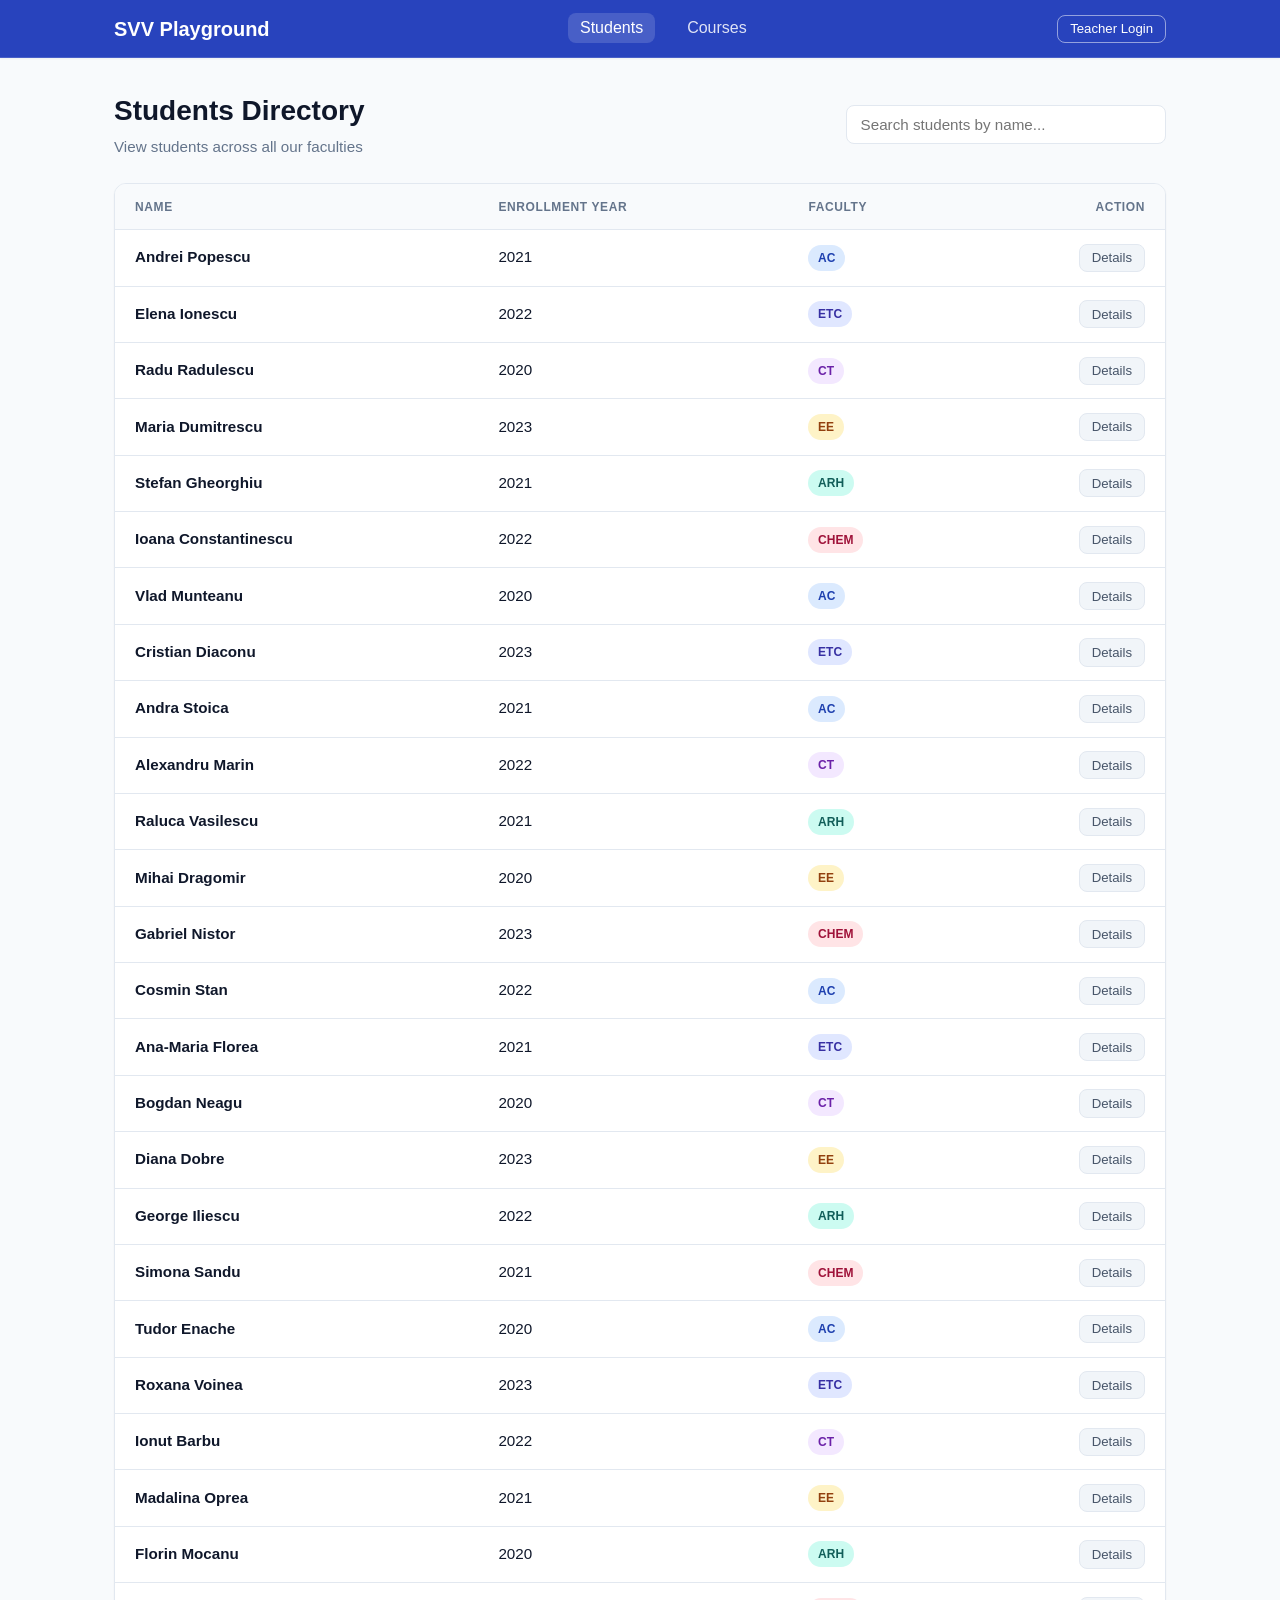
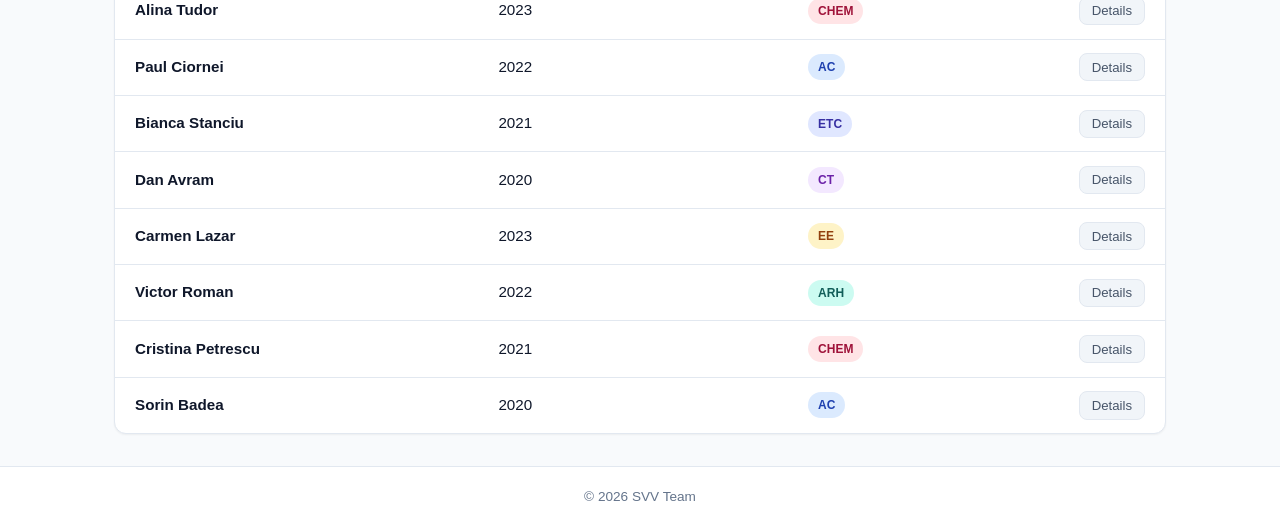
<file: index.html>
<!DOCTYPE html>
<html lang="en">
<head>
  <meta charset="UTF-8">
  <meta name="viewport" content="width=device-width, initial-scale=1.0">
  <title>Students - Student Management</title>
  <link rel="stylesheet" href="css/style.css">
</head>
<body>
  <!-- Header / Navigation -->
  <header class="navbar">
    <div class="nav-container">
      <a href="index.html" class="nav-brand">
        <span>SVV Playground</span>
      </a>
      <ul class="nav-links">
        <li><a href="index.html" class="active">Students</a></li>
        <li><a href="courses.html">Courses</a></li>
      </ul>
      <div class="nav-auth">
        <button class="btn btn-outline btn-sm" onclick="openModal('loginModal')">Teacher Login</button>
      </div>
    </div>
  </header>

  <!-- Main Content -->
  <main class="main-container">
    <div class="page-header">
      <div>
        <h1 class="page-title">Students Directory</h1>
        <p class="page-subtitle">View students across all our faculties</p>
      </div>
      <div class="search-wrapper">
        <input type="text" id="studentSearch" class="search-input" placeholder="Search students by name..." autocomplete="off">
      </div>
    </div>

    <div class="card">
      <div class="table-responsive">
        <table class="data-table" id="studentsTable">
          <thead>
            <tr>
              <th>Name</th>
              <th>Enrollment Year</th>
              <th>Faculty</th>
              <th style="text-align: right;">Action</th>
            </tr>
          </thead>
          <tbody id="studentsTableBody">
            <tr data-student='{"name": "Andrei Popescu", "enrollment": 2021, "faculty": "AC", "birth": 2002, "credits": 150, "email": "andrei.popescu@student.upt.ro", "gpa": 3.92}'>
              <td><strong>Andrei Popescu</strong></td>
              <td>2021</td>
              <td><span class="badge badge-ac">AC</span></td>
              <td style="text-align: right;">
                <button class="btn btn-secondary btn-sm" onclick="showStudentDetails(this)">Details</button>
              </td>
            </tr>
            <tr data-student='{"name": "Elena Ionescu", "enrollment": 2022, "faculty": "ETC", "birth": 2003, "credits": 102, "email": "elena.ionescu@student.upt.ro", "gpa": 3.88}'>
              <td><strong>Elena Ionescu</strong></td>
              <td>2022</td>
              <td><span class="badge badge-etc">ETC</span></td>
              <td style="text-align: right;">
                <button class="btn btn-secondary btn-sm" onclick="showStudentDetails(this)">Details</button>
              </td>
            </tr>
            <tr data-student='{"name": "Radu Radulescu", "enrollment": 2020, "faculty": "CT", "birth": 2001, "credits": 195, "email": "radu.radulescu@student.upt.ro", "gpa": 3.75}'>
              <td><strong>Radu Radulescu</strong></td>
              <td>2020</td>
              <td><span class="badge badge-ct">CT</span></td>
              <td style="text-align: right;">
                <button class="btn btn-secondary btn-sm" onclick="showStudentDetails(this)">Details</button>
              </td>
            </tr>
            <tr data-student='{"name": "Maria Dumitrescu", "enrollment": 2023, "faculty": "EE", "birth": 2004, "credits": 52, "email": "maria.dumitrescu@student.upt.ro", "gpa": 3.95}'>
              <td><strong>Maria Dumitrescu</strong></td>
              <td>2023</td>
              <td><span class="badge badge-ee">EE</span></td>
              <td style="text-align: right;">
                <button class="btn btn-secondary btn-sm" onclick="showStudentDetails(this)">Details</button>
              </td>
            </tr>
            <tr data-student='{"name": "Stefan Gheorghiu", "enrollment": 2021, "faculty": "ARH", "birth": 2002, "credits": 138, "email": "stefan.gheorghiu@student.upt.ro", "gpa": 3.68}'>
              <td><strong>Stefan Gheorghiu</strong></td>
              <td>2021</td>
              <td><span class="badge badge-arh">ARH</span></td>
              <td style="text-align: right;">
                <button class="btn btn-secondary btn-sm" onclick="showStudentDetails(this)">Details</button>
              </td>
            </tr>
            <tr data-student='{"name": "Ioana Constantinescu", "enrollment": 2022, "faculty": "CHEM", "birth": 2003, "credits": 94, "email": "ioana.constantinescu@student.upt.ro", "gpa": 3.82}'>
              <td><strong>Ioana Constantinescu</strong></td>
              <td>2022</td>
              <td><span class="badge badge-chem">CHEM</span></td>
              <td style="text-align: right;">
                <button class="btn btn-secondary btn-sm" onclick="showStudentDetails(this)">Details</button>
              </td>
            </tr>
            <tr data-student='{"name": "Vlad Munteanu", "enrollment": 2020, "faculty": "AC", "birth": 2000, "credits": 215, "email": "vlad.munteanu@student.upt.ro", "gpa": 3.60}'>
              <td><strong>Vlad Munteanu</strong></td>
              <td>2020</td>
              <td><span class="badge badge-ac">AC</span></td>
              <td style="text-align: right;">
                <button class="btn btn-secondary btn-sm" onclick="showStudentDetails(this)">Details</button>
              </td>
            </tr>
            <tr data-student='{"name": "Cristian Diaconu", "enrollment": 2023, "faculty": "ETC", "birth": 2004, "credits": 46, "email": "cristian.diaconu@student.upt.ro", "gpa": 3.70}'>
              <td><strong>Cristian Diaconu</strong></td>
              <td>2023</td>
              <td><span class="badge badge-etc">ETC</span></td>
              <td style="text-align: right;">
                <button class="btn btn-secondary btn-sm" onclick="showStudentDetails(this)">Details</button>
              </td>
            </tr>
            <tr data-student='{"name": "Andra Stoica", "enrollment": 2021, "faculty": "AC", "birth": 2002, "credits": 142, "email": "andra.stoica@student.upt.ro", "gpa": 3.84}'>
              <td><strong>Andra Stoica</strong></td>
              <td>2021</td>
              <td><span class="badge badge-ac">AC</span></td>
              <td style="text-align: right;">
                <button class="btn btn-secondary btn-sm" onclick="showStudentDetails(this)">Details</button>
              </td>
            </tr>
            <tr data-student='{"name": "Alexandru Marin", "enrollment": 2022, "faculty": "CT", "birth": 2003, "credits": 90, "email": "alexandru.marin@student.upt.ro", "gpa": 3.55}'>
              <td><strong>Alexandru Marin</strong></td>
              <td>2022</td>
              <td><span class="badge badge-ct">CT</span></td>
              <td style="text-align: right;">
                <button class="btn btn-secondary btn-sm" onclick="showStudentDetails(this)">Details</button>
              </td>
            </tr>
            <tr data-student='{"name": "Raluca Vasilescu", "enrollment": 2021, "faculty": "ARH", "birth": 2002, "credits": 136, "email": "raluca.vasilescu@student.upt.ro", "gpa": 3.90}'>
              <td><strong>Raluca Vasilescu</strong></td>
              <td>2021</td>
              <td><span class="badge badge-arh">ARH</span></td>
              <td style="text-align: right;">
                <button class="btn btn-secondary btn-sm" onclick="showStudentDetails(this)">Details</button>
              </td>
            </tr>
            <tr data-student='{"name": "Mihai Dragomir", "enrollment": 2020, "faculty": "EE", "birth": 2001, "credits": 188, "email": "mihai.dragomir@student.upt.ro", "gpa": 3.62}'>
              <td><strong>Mihai Dragomir</strong></td>
              <td>2020</td>
              <td><span class="badge badge-ee">EE</span></td>
              <td style="text-align: right;">
                <button class="btn btn-secondary btn-sm" onclick="showStudentDetails(this)">Details</button>
              </td>
            </tr>
            <tr data-student='{"name": "Gabriel Nistor", "enrollment": 2023, "faculty": "CHEM", "birth": 2004, "credits": 50, "email": "gabriel.nistor@student.upt.ro", "gpa": 3.73}'>
              <td><strong>Gabriel Nistor</strong></td>
              <td>2023</td>
              <td><span class="badge badge-chem">CHEM</span></td>
              <td style="text-align: right;">
                <button class="btn btn-secondary btn-sm" onclick="showStudentDetails(this)">Details</button>
              </td>
            </tr>
            <tr data-student='{"name": "Cosmin Stan", "enrollment": 2022, "faculty": "AC", "birth": 2003, "credits": 105, "email": "cosmin.stan@student.upt.ro", "gpa": 3.81}'>
              <td><strong>Cosmin Stan</strong></td>
              <td>2022</td>
              <td><span class="badge badge-ac">AC</span></td>
              <td style="text-align: right;">
                <button class="btn btn-secondary btn-sm" onclick="showStudentDetails(this)">Details</button>
              </td>
            </tr>
            <tr data-student='{"name": "Ana-Maria Florea", "enrollment": 2021, "faculty": "ETC", "birth": 2002, "credits": 140, "email": "anamaria.florea@student.upt.ro", "gpa": 3.96}'>
              <td><strong>Ana-Maria Florea</strong></td>
              <td>2021</td>
              <td><span class="badge badge-etc">ETC</span></td>
              <td style="text-align: right;">
                <button class="btn btn-secondary btn-sm" onclick="showStudentDetails(this)">Details</button>
              </td>
            </tr>
            <tr data-student='{"name": "Bogdan Neagu", "enrollment": 2020, "faculty": "CT", "birth": 2001, "credits": 192, "email": "bogdan.neagu@student.upt.ro", "gpa": 3.48}'>
              <td><strong>Bogdan Neagu</strong></td>
              <td>2020</td>
              <td><span class="badge badge-ct">CT</span></td>
              <td style="text-align: right;">
                <button class="btn btn-secondary btn-sm" onclick="showStudentDetails(this)">Details</button>
              </td>
            </tr>
            <tr data-student='{"name": "Diana Dobre", "enrollment": 2023, "faculty": "EE", "birth": 2004, "credits": 45, "email": "diana.dobre@student.upt.ro", "gpa": 3.89}'>
              <td><strong>Diana Dobre</strong></td>
              <td>2023</td>
              <td><span class="badge badge-ee">EE</span></td>
              <td style="text-align: right;">
                <button class="btn btn-secondary btn-sm" onclick="showStudentDetails(this)">Details</button>
              </td>
            </tr>
            <tr data-student='{"name": "George Iliescu", "enrollment": 2022, "faculty": "ARH", "birth": 2003, "credits": 92, "email": "george.iliescu@student.upt.ro", "gpa": 3.64}'>
              <td><strong>George Iliescu</strong></td>
              <td>2022</td>
              <td><span class="badge badge-arh">ARH</span></td>
              <td style="text-align: right;">
                <button class="btn btn-secondary btn-sm" onclick="showStudentDetails(this)">Details</button>
              </td>
            </tr>
            <tr data-student='{"name": "Simona Sandu", "enrollment": 2021, "faculty": "CHEM", "birth": 2002, "credits": 134, "email": "simona.sandu@student.upt.ro", "gpa": 3.79}'>
              <td><strong>Simona Sandu</strong></td>
              <td>2021</td>
              <td><span class="badge badge-chem">CHEM</span></td>
              <td style="text-align: right;">
                <button class="btn btn-secondary btn-sm" onclick="showStudentDetails(this)">Details</button>
              </td>
            </tr>
            <tr data-student='{"name": "Tudor Enache", "enrollment": 2020, "faculty": "AC", "birth": 2000, "credits": 210, "email": "tudor.enache@student.upt.ro", "gpa": 3.87}'>
              <td><strong>Tudor Enache</strong></td>
              <td>2020</td>
              <td><span class="badge badge-ac">AC</span></td>
              <td style="text-align: right;">
                <button class="btn btn-secondary btn-sm" onclick="showStudentDetails(this)">Details</button>
              </td>
            </tr>
            <tr data-student='{"name": "Roxana Voinea", "enrollment": 2023, "faculty": "ETC", "birth": 2004, "credits": 48, "email": "roxana.voinea@student.upt.ro", "gpa": 3.91}'>
              <td><strong>Roxana Voinea</strong></td>
              <td>2023</td>
              <td><span class="badge badge-etc">ETC</span></td>
              <td style="text-align: right;">
                <button class="btn btn-secondary btn-sm" onclick="showStudentDetails(this)">Details</button>
              </td>
            </tr>
            <tr data-student='{"name": "Ionut Barbu", "enrollment": 2022, "faculty": "CT", "birth": 2003, "credits": 96, "email": "ionut.barbu@student.upt.ro", "gpa": 3.52}'>
              <td><strong>Ionut Barbu</strong></td>
              <td>2022</td>
              <td><span class="badge badge-ct">CT</span></td>
              <td style="text-align: right;">
                <button class="btn btn-secondary btn-sm" onclick="showStudentDetails(this)">Details</button>
              </td>
            </tr>
            <tr data-student='{"name": "Madalina Oprea", "enrollment": 2021, "faculty": "EE", "birth": 2002, "credits": 144, "email": "madalina.oprea@student.upt.ro", "gpa": 3.83}'>
              <td><strong>Madalina Oprea</strong></td>
              <td>2021</td>
              <td><span class="badge badge-ee">EE</span></td>
              <td style="text-align: right;">
                <button class="btn btn-secondary btn-sm" onclick="showStudentDetails(this)">Details</button>
              </td>
            </tr>
            <tr data-student='{"name": "Florin Mocanu", "enrollment": 2020, "faculty": "ARH", "birth": 2001, "credits": 198, "email": "florin.mocanu@student.upt.ro", "gpa": 3.71}'>
              <td><strong>Florin Mocanu</strong></td>
              <td>2020</td>
              <td><span class="badge badge-arh">ARH</span></td>
              <td style="text-align: right;">
                <button class="btn btn-secondary btn-sm" onclick="showStudentDetails(this)">Details</button>
              </td>
            </tr>
            <tr data-student='{"name": "Alina Tudor", "enrollment": 2023, "faculty": "CHEM", "birth": 2004, "credits": 54, "email": "alina.tudor@student.upt.ro", "gpa": 3.94}'>
              <td><strong>Alina Tudor</strong></td>
              <td>2023</td>
              <td><span class="badge badge-chem">CHEM</span></td>
              <td style="text-align: right;">
                <button class="btn btn-secondary btn-sm" onclick="showStudentDetails(this)">Details</button>
              </td>
            </tr>
            <tr data-student='{"name": "Paul Ciornei", "enrollment": 2022, "faculty": "AC", "birth": 2003, "credits": 100, "email": "paul.ciornei@student.upt.ro", "gpa": 3.66}'>
              <td><strong>Paul Ciornei</strong></td>
              <td>2022</td>
              <td><span class="badge badge-ac">AC</span></td>
              <td style="text-align: right;">
                <button class="btn btn-secondary btn-sm" onclick="showStudentDetails(this)">Details</button>
              </td>
            </tr>
            <tr data-student='{"name": "Bianca Stanciu", "enrollment": 2021, "faculty": "ETC", "birth": 2002, "credits": 146, "email": "bianca.stanciu@student.upt.ro", "gpa": 3.90}'>
              <td><strong>Bianca Stanciu</strong></td>
              <td>2021</td>
              <td><span class="badge badge-etc">ETC</span></td>
              <td style="text-align: right;">
                <button class="btn btn-secondary btn-sm" onclick="showStudentDetails(this)">Details</button>
              </td>
            </tr>
            <tr data-student='{"name": "Dan Avram", "enrollment": 2020, "faculty": "CT", "birth": 2001, "credits": 205, "email": "dan.avram@student.upt.ro", "gpa": 3.58}'>
              <td><strong>Dan Avram</strong></td>
              <td>2020</td>
              <td><span class="badge badge-ct">CT</span></td>
              <td style="text-align: right;">
                <button class="btn btn-secondary btn-sm" onclick="showStudentDetails(this)">Details</button>
              </td>
            </tr>
            <tr data-student='{"name": "Carmen Lazar", "enrollment": 2023, "faculty": "EE", "birth": 2004, "credits": 49, "email": "carmen.lazar@student.upt.ro", "gpa": 3.77}'>
              <td><strong>Carmen Lazar</strong></td>
              <td>2023</td>
              <td><span class="badge badge-ee">EE</span></td>
              <td style="text-align: right;">
                <button class="btn btn-secondary btn-sm" onclick="showStudentDetails(this)">Details</button>
              </td>
            </tr>
            <tr data-student='{"name": "Victor Roman", "enrollment": 2022, "faculty": "ARH", "birth": 2003, "credits": 95, "email": "victor.roman@student.upt.ro", "gpa": 3.86}'>
              <td><strong>Victor Roman</strong></td>
              <td>2022</td>
              <td><span class="badge badge-arh">ARH</span></td>
              <td style="text-align: right;">
                <button class="btn btn-secondary btn-sm" onclick="showStudentDetails(this)">Details</button>
              </td>
            </tr>
            <tr data-student='{"name": "Cristina Petrescu", "enrollment": 2021, "faculty": "CHEM", "birth": 2002, "credits": 141, "email": "cristina.petrescu@student.upt.ro", "gpa": 3.89}'>
              <td><strong>Cristina Petrescu</strong></td>
              <td>2021</td>
              <td><span class="badge badge-chem">CHEM</span></td>
              <td style="text-align: right;">
                <button class="btn btn-secondary btn-sm" onclick="showStudentDetails(this)">Details</button>
              </td>
            </tr>
            <tr data-student='{"name": "Sorin Badea", "enrollment": 2020, "faculty": "AC", "birth": 2000, "credits": 218, "email": "sorin.badea@student.upt.ro", "gpa": 3.74}'>
              <td><strong>Sorin Badea</strong></td>
              <td>2020</td>
              <td><span class="badge badge-ac">AC</span></td>
              <td style="text-align: right;">
                <button class="btn btn-secondary btn-sm" onclick="showStudentDetails(this)">Details</button>
              </td>
            </tr>
          </tbody>
        </table>
      </div>
    </div>
  </main>

  <!-- Student Details Modal -->
  <div class="modal-backdrop" id="studentDetailsModal">
    <div class="modal">
      <div class="modal-header">
        <h3 class="modal-title" id="modalStudentName">Student Details</h3>
        <button type="button" class="modal-close" onclick="closeModal('studentDetailsModal')">&times;</button>
      </div>
      <div class="modal-body">
        <div class="details-list">
          <div class="detail-item full-width">
            <div class="detail-label">Full Name</div>
            <div class="detail-value" id="detailFullName">-</div>
          </div>
          <div class="detail-item">
            <div class="detail-label">Faculty</div>
            <div class="detail-value" id="detailFaculty">-</div>
          </div>
          <div class="detail-item">
            <div class="detail-label">Enrollment Year</div>
            <div class="detail-value" id="detailEnrollmentYear">-</div>
          </div>
          <div class="detail-item">
            <div class="detail-label">Birth Year</div>
            <div class="detail-value" id="detailBirthYear">-</div>
          </div>
          <div class="detail-item">
            <div class="detail-label">Total Credits</div>
            <div class="detail-value" id="detailTotalCredits">-</div>
          </div>
          <div class="detail-item full-width">
            <div class="detail-label">Email Address</div>
            <div class="detail-value" id="detailEmail">-</div>
          </div>
        </div>
      </div>
      <div class="modal-footer">
        <button type="button" class="btn btn-secondary" onclick="closeModal('studentDetailsModal')">Close</button>
      </div>
    </div>
  </div>

  <!-- Login Modal -->
  <div class="modal-backdrop" id="loginModal">
    <div class="modal">
      <div class="modal-header">
        <h3 class="modal-title">Teacher Login</h3>
        <button type="button" class="modal-close" onclick="closeModal('loginModal')">&times;</button>
      </div>
      <form onsubmit="handleLogin(event)">
        <div class="modal-body">
          <div id="loginError" class="error-message"></div>
          <div class="form-group">
            <label class="form-label" for="loginUsername">Username</label>
            <input type="text" id="loginUsername" class="form-control" placeholder="Enter username (teacher)" required>
          </div>
          <div class="form-group">
            <label class="form-label" for="loginPassword">Password</label>
            <input type="password" id="loginPassword" class="form-control" placeholder="Enter password (password)" required>
          </div>
        </div>
        <div class="modal-footer">
          <button type="button" class="btn btn-secondary" onclick="closeModal('loginModal')">Cancel</button>
          <button type="submit" class="btn btn-primary">Sign In</button>
        </div>
      </form>
    </div>
  </div>

  <footer>
    <p>&copy; 2026 SVV Team</p>
  </footer>

  <script src="js/app.js"></script>
  <script>
    document.addEventListener('DOMContentLoaded', function() {
      initTableSearch('studentSearch', 'studentsTableBody', 0);
    });

    function showStudentDetails(button) {
      const row = button.closest('tr');
      const dataStr = row.getAttribute('data-student');
      if (!dataStr) return;
      const data = JSON.parse(dataStr);

      document.getElementById('modalStudentName').textContent = data.name;
      document.getElementById('detailFullName').textContent = data.name;
      document.getElementById('detailFaculty').textContent = data.faculty;
      document.getElementById('detailEnrollmentYear').textContent = data.enrollment;
      document.getElementById('detailBirthYear').textContent = data.birth;
      document.getElementById('detailTotalCredits').textContent = data.credits + ' ECTS';
      document.getElementById('detailEmail').textContent = data.email;

      openModal('studentDetailsModal');
    }
  </script>
</body>
</html>
</file>
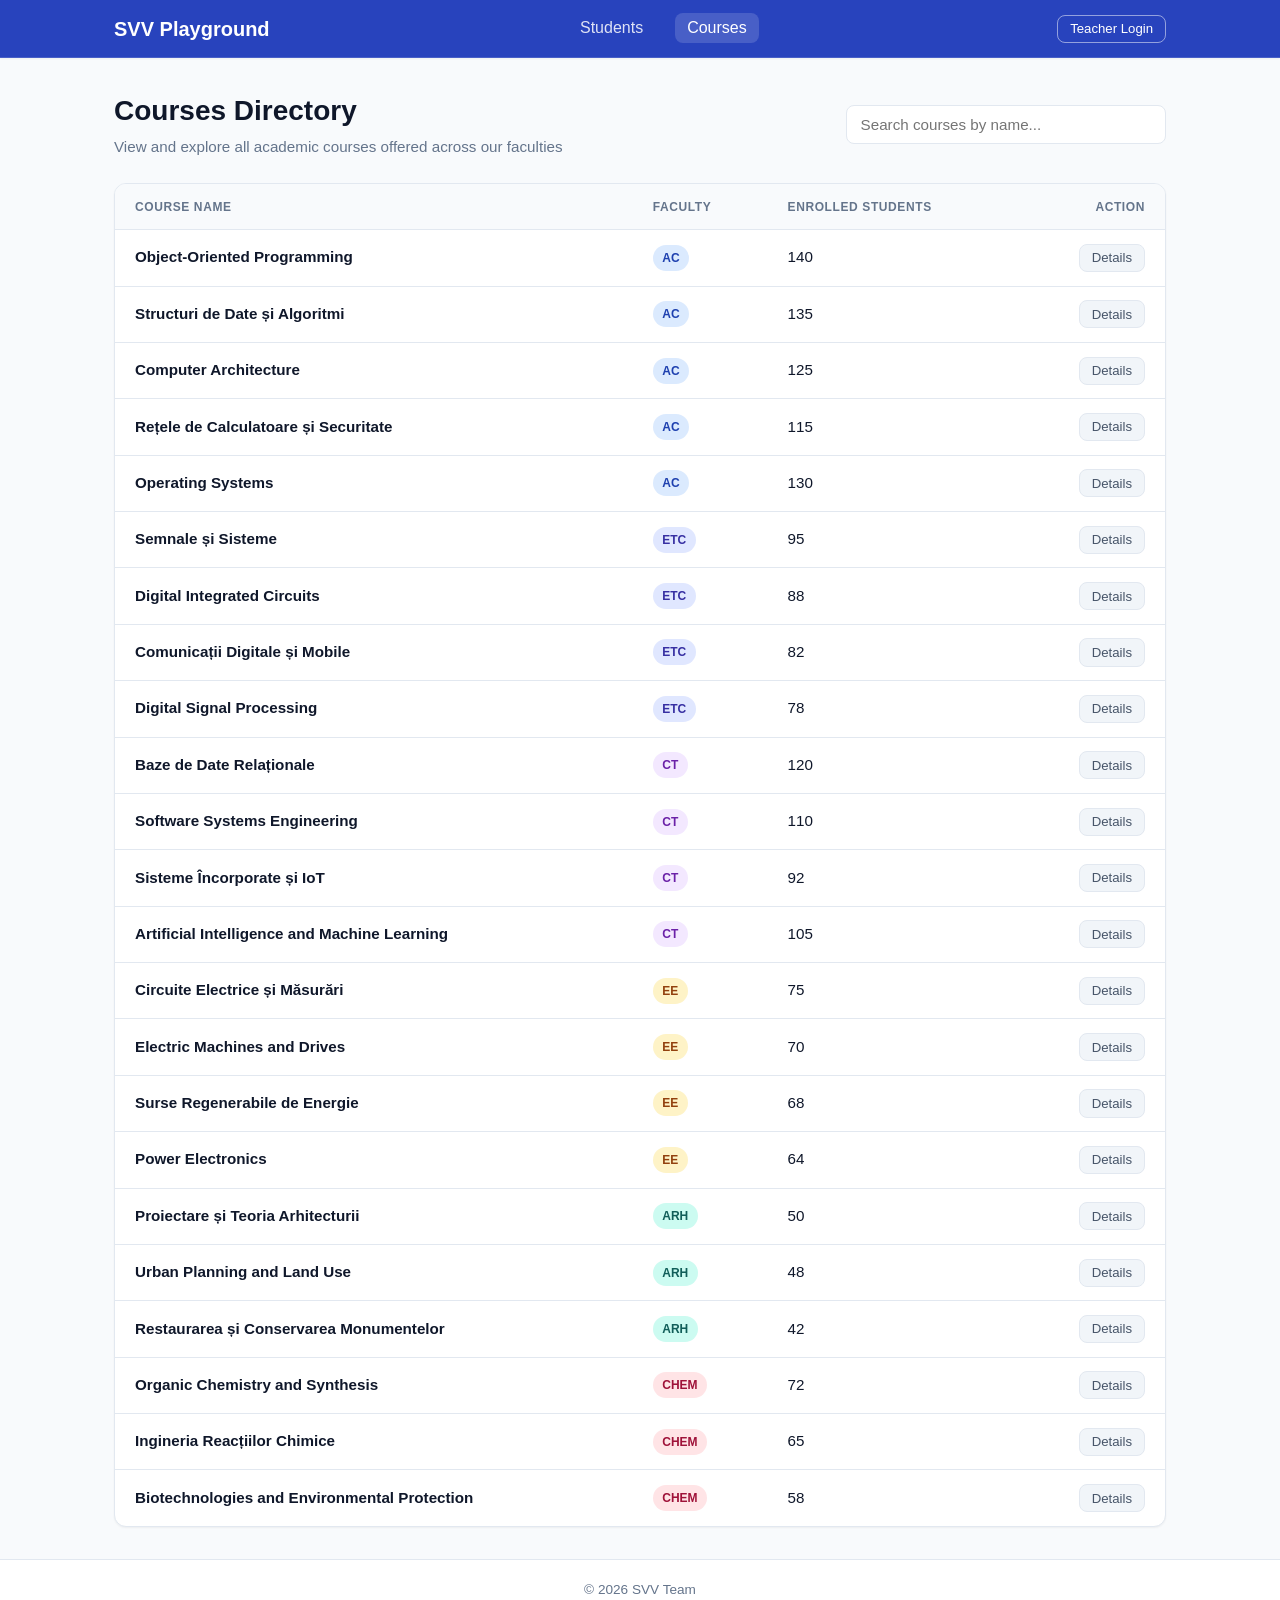
<file: courses.html>
<!DOCTYPE html>
<html lang="en">
<head>
  <meta charset="UTF-8">
  <meta name="viewport" content="width=device-width, initial-scale=1.0">
  <title>Courses - Student Management</title>
  <link rel="stylesheet" href="css/style.css">
</head>
<body>
  <!-- Header / Navigation -->
  <header class="navbar">
    <div class="nav-container">
      <a href="index.html" class="nav-brand">
        <span>SVV Playground</span>
      </a>
      <ul class="nav-links">
        <li><a href="index.html">Students</a></li>
        <li><a href="courses.html" class="active">Courses</a></li>
      </ul>
      <div class="nav-auth">
        <button class="btn btn-outline btn-sm" onclick="openModal('loginModal')">Teacher Login</button>
      </div>
    </div>
  </header>

  <!-- Main Content -->
  <main class="main-container">
    <div class="page-header">
      <div>
        <h1 class="page-title">Courses Directory</h1>
        <p class="page-subtitle">View and explore all academic courses offered across our faculties</p>
      </div>
      <div class="search-wrapper">
        <input type="text" id="courseSearch" class="search-input" placeholder="Search courses by name..." autocomplete="off">
      </div>
    </div>

    <div class="card">
      <div class="table-responsive">
        <table class="data-table" id="coursesTable">
          <thead>
            <tr>
              <th>Course Name</th>
              <th>Faculty</th>
              <th>Enrolled Students</th>
              <th style="text-align: right;">Action</th>
            </tr>
          </thead>
          <tbody id="coursesTableBody">
            <tr data-course='{"name": "Object-Oriented Programming", "faculty": "AC", "students": 140, "year": 2, "semester": "Semestrul 1", "credits": 6, "instructor": "Prof. Dr. Mihai Mocanu"}'>
              <td><strong>Object-Oriented Programming</strong></td>
              <td><span class="badge badge-ac">AC</span></td>
              <td>140</td>
              <td style="text-align: right;">
                <button class="btn btn-secondary btn-sm" onclick="showCourseDetails(this)">Details</button>
              </td>
            </tr>
            <tr data-course='{"name": "Structuri de Date și Algoritmi", "faculty": "AC", "students": 135, "year": 1, "semester": "Semestrul 2", "credits": 6, "instructor": "Conf. Dr. Radu Marinescu"}'>
              <td><strong>Structuri de Date și Algoritmi</strong></td>
              <td><span class="badge badge-ac">AC</span></td>
              <td>135</td>
              <td style="text-align: right;">
                <button class="btn btn-secondary btn-sm" onclick="showCourseDetails(this)">Details</button>
              </td>
            </tr>
            <tr data-course='{"name": "Computer Architecture", "faculty": "AC", "students": 125, "year": 2, "semester": "Semestrul 2", "credits": 5, "instructor": "Prof. Dr. Mircea Vladuțiu"}'>
              <td><strong>Computer Architecture</strong></td>
              <td><span class="badge badge-ac">AC</span></td>
              <td>125</td>
              <td style="text-align: right;">
                <button class="btn btn-secondary btn-sm" onclick="showCourseDetails(this)">Details</button>
              </td>
            </tr>
            <tr data-course='{"name": "Rețele de Calculatoare și Securitate", "faculty": "AC", "students": 115, "year": 3, "semester": "Semestrul 1", "credits": 5, "instructor": "Conf. Dr. Bogdan Groza"}'>
              <td><strong>Rețele de Calculatoare și Securitate</strong></td>
              <td><span class="badge badge-ac">AC</span></td>
              <td>115</td>
              <td style="text-align: right;">
                <button class="btn btn-secondary btn-sm" onclick="showCourseDetails(this)">Details</button>
              </td>
            </tr>
            <tr data-course='{"name": "Operating Systems", "faculty": "AC", "students": 130, "year": 2, "semester": "Semestrul 1", "credits": 5, "instructor": "Prof. Dr. Dan Pescariu"}'>
              <td><strong>Operating Systems</strong></td>
              <td><span class="badge badge-ac">AC</span></td>
              <td>130</td>
              <td style="text-align: right;">
                <button class="btn btn-secondary btn-sm" onclick="showCourseDetails(this)">Details</button>
              </td>
            </tr>
            <tr data-course='{"name": "Semnale și Sisteme", "faculty": "ETC", "students": 95, "year": 2, "semester": "Semestrul 2", "credits": 5, "instructor": "Prof. Dr. Florin Alexa"}'>
              <td><strong>Semnale și Sisteme</strong></td>
              <td><span class="badge badge-etc">ETC</span></td>
              <td>95</td>
              <td style="text-align: right;">
                <button class="btn btn-secondary btn-sm" onclick="showCourseDetails(this)">Details</button>
              </td>
            </tr>
            <tr data-course='{"name": "Digital Integrated Circuits", "faculty": "ETC", "students": 88, "year": 3, "semester": "Semestrul 1", "credits": 6, "instructor": "Conf. Dr. Aurel Gontean"}'>
              <td><strong>Digital Integrated Circuits</strong></td>
              <td><span class="badge badge-etc">ETC</span></td>
              <td>88</td>
              <td style="text-align: right;">
                <button class="btn btn-secondary btn-sm" onclick="showCourseDetails(this)">Details</button>
              </td>
            </tr>
            <tr data-course='{"name": "Comunicații Digitale și Mobile", "faculty": "ETC", "students": 82, "year": 3, "semester": "Semestrul 2", "credits": 5, "instructor": "Prof. Dr. Alexandru Isar"}'>
              <td><strong>Comunicații Digitale și Mobile</strong></td>
              <td><span class="badge badge-etc">ETC</span></td>
              <td>82</td>
              <td style="text-align: right;">
                <button class="btn btn-secondary btn-sm" onclick="showCourseDetails(this)">Details</button>
              </td>
            </tr>
            <tr data-course='{"name": "Digital Signal Processing", "faculty": "ETC", "students": 78, "year": 3, "semester": "Semestrul 1", "credits": 5, "instructor": "Prof. Dr. Corina Naforniță"}'>
              <td><strong>Digital Signal Processing</strong></td>
              <td><span class="badge badge-etc">ETC</span></td>
              <td>78</td>
              <td style="text-align: right;">
                <button class="btn btn-secondary btn-sm" onclick="showCourseDetails(this)">Details</button>
              </td>
            </tr>
            <tr data-course='{"name": "Baze de Date Relaționale", "faculty": "CT", "students": 120, "year": 2, "semester": "Semestrul 2", "credits": 6, "instructor": "Conf. Dr. Marius Crisan"}'>
              <td><strong>Baze de Date Relaționale</strong></td>
              <td><span class="badge badge-ct">CT</span></td>
              <td>120</td>
              <td style="text-align: right;">
                <button class="btn btn-secondary btn-sm" onclick="showCourseDetails(this)">Details</button>
              </td>
            </tr>
            <tr data-course='{"name": "Software Systems Engineering", "faculty": "CT", "students": 110, "year": 3, "semester": "Semestrul 1", "credits": 6, "instructor": "Prof. Dr. Doru Todinca"}'>
              <td><strong>Software Systems Engineering</strong></td>
              <td><span class="badge badge-ct">CT</span></td>
              <td>110</td>
              <td style="text-align: right;">
                <button class="btn btn-secondary btn-sm" onclick="showCourseDetails(this)">Details</button>
              </td>
            </tr>
            <tr data-course='{"name": "Sisteme Încorporate și IoT", "faculty": "CT", "students": 92, "year": 3, "semester": "Semestrul 2", "credits": 5, "instructor": "Conf. Dr. Răzvan Bogdan"}'>
              <td><strong>Sisteme Încorporate și IoT</strong></td>
              <td><span class="badge badge-ct">CT</span></td>
              <td>92</td>
              <td style="text-align: right;">
                <button class="btn btn-secondary btn-sm" onclick="showCourseDetails(this)">Details</button>
              </td>
            </tr>
            <tr data-course='{"name": "Artificial Intelligence and Machine Learning", "faculty": "CT", "students": 105, "year": 4, "semester": "Semestrul 1", "credits": 6, "instructor": "Prof. Dr. Cătălin Căleanu"}'>
              <td><strong>Artificial Intelligence and Machine Learning</strong></td>
              <td><span class="badge badge-ct">CT</span></td>
              <td>105</td>
              <td style="text-align: right;">
                <button class="btn btn-secondary btn-sm" onclick="showCourseDetails(this)">Details</button>
              </td>
            </tr>
            <tr data-course='{"name": "Circuite Electrice și Măsurări", "faculty": "EE", "students": 75, "year": 1, "semester": "Semestrul 2", "credits": 5, "instructor": "Prof. Dr. Dumitru Toader"}'>
              <td><strong>Circuite Electrice și Măsurări</strong></td>
              <td><span class="badge badge-ee">EE</span></td>
              <td>75</td>
              <td style="text-align: right;">
                <button class="btn btn-secondary btn-sm" onclick="showCourseDetails(this)">Details</button>
              </td>
            </tr>
            <tr data-course='{"name": "Electric Machines and Drives", "faculty": "EE", "students": 70, "year": 2, "semester": "Semestrul 1", "credits": 6, "instructor": "Prof. Dr. Sorin Deaconu"}'>
              <td><strong>Electric Machines and Drives</strong></td>
              <td><span class="badge badge-ee">EE</span></td>
              <td>70</td>
              <td style="text-align: right;">
                <button class="btn btn-secondary btn-sm" onclick="showCourseDetails(this)">Details</button>
              </td>
            </tr>
            <tr data-course='{"name": "Surse Regenerabile de Energie", "faculty": "EE", "students": 68, "year": 3, "semester": "Semestrul 2", "credits": 5, "instructor": "Conf. Dr. Flaviu Frigura"}'>
              <td><strong>Surse Regenerabile de Energie</strong></td>
              <td><span class="badge badge-ee">EE</span></td>
              <td>68</td>
              <td style="text-align: right;">
                <button class="btn btn-secondary btn-sm" onclick="showCourseDetails(this)">Details</button>
              </td>
            </tr>
            <tr data-course='{"name": "Power Electronics", "faculty": "EE", "students": 64, "year": 3, "semester": "Semestrul 1", "credits": 5, "instructor": "Prof. Dr. Nicolae Muntean"}'>
              <td><strong>Power Electronics</strong></td>
              <td><span class="badge badge-ee">EE</span></td>
              <td>64</td>
              <td style="text-align: right;">
                <button class="btn btn-secondary btn-sm" onclick="showCourseDetails(this)">Details</button>
              </td>
            </tr>
            <tr data-course='{"name": "Proiectare și Teoria Arhitecturii", "faculty": "ARH", "students": 50, "year": 1, "semester": "Semestrul 1", "credits": 7, "instructor": "Prof. Dr. Vlad Gaivoronschi"}'>
              <td><strong>Proiectare și Teoria Arhitecturii</strong></td>
              <td><span class="badge badge-arh">ARH</span></td>
              <td>50</td>
              <td style="text-align: right;">
                <button class="btn btn-secondary btn-sm" onclick="showCourseDetails(this)">Details</button>
              </td>
            </tr>
            <tr data-course='{"name": "Urban Planning and Land Use", "faculty": "ARH", "students": 48, "year": 3, "semester": "Semestrul 1", "credits": 6, "instructor": "Conf. Dr. Radu Radoslav"}'>
              <td><strong>Urban Planning and Land Use</strong></td>
              <td><span class="badge badge-arh">ARH</span></td>
              <td>48</td>
              <td style="text-align: right;">
                <button class="btn btn-secondary btn-sm" onclick="showCourseDetails(this)">Details</button>
              </td>
            </tr>
            <tr data-course='{"name": "Restaurarea și Conservarea Monumentelor", "faculty": "ARH", "students": 42, "year": 4, "semester": "Semestrul 2", "credits": 6, "instructor": "Prof. Dr. Teodor Gheorghiu"}'>
              <td><strong>Restaurarea și Conservarea Monumentelor</strong></td>
              <td><span class="badge badge-arh">ARH</span></td>
              <td>42</td>
              <td style="text-align: right;">
                <button class="btn btn-secondary btn-sm" onclick="showCourseDetails(this)">Details</button>
              </td>
            </tr>
            <tr data-course='{"name": "Organic Chemistry and Synthesis", "faculty": "CHEM", "students": 72, "year": 2, "semester": "Semestrul 1", "credits": 6, "instructor": "Prof. Dr. Vasile Pode"}'>
              <td><strong>Organic Chemistry and Synthesis</strong></td>
              <td><span class="badge badge-chem">CHEM</span></td>
              <td>72</td>
              <td style="text-align: right;">
                <button class="btn btn-secondary btn-sm" onclick="showCourseDetails(this)">Details</button>
              </td>
            </tr>
            <tr data-course='{"name": "Ingineria Reacțiilor Chimice", "faculty": "CHEM", "students": 65, "year": 3, "semester": "Semestrul 1", "credits": 5, "instructor": "Conf. Dr. Cornelia Păcurariu"}'>
              <td><strong>Ingineria Reacțiilor Chimice</strong></td>
              <td><span class="badge badge-chem">CHEM</span></td>
              <td>65</td>
              <td style="text-align: right;">
                <button class="btn btn-secondary btn-sm" onclick="showCourseDetails(this)">Details</button>
              </td>
            </tr>
            <tr data-course='{"name": "Biotechnologies and Environmental Protection", "faculty": "CHEM", "students": 58, "year": 3, "semester": "Semestrul 2", "credits": 5, "instructor": "Prof. Dr. Rodica Pode"}'>
              <td><strong>Biotechnologies and Environmental Protection</strong></td>
              <td><span class="badge badge-chem">CHEM</span></td>
              <td>58</td>
              <td style="text-align: right;">
                <button class="btn btn-secondary btn-sm" onclick="showCourseDetails(this)">Details</button>
              </td>
            </tr>
          </tbody>
        </table>
      </div>
    </div>
  </main>

  <!-- Course Details Modal -->
  <div class="modal-backdrop" id="courseDetailsModal">
    <div class="modal">
      <div class="modal-header">
        <h3 class="modal-title" id="modalCourseName">Course Details</h3>
        <button type="button" class="modal-close" onclick="closeModal('courseDetailsModal')">&times;</button>
      </div>
      <div class="modal-body">
        <div class="details-list">
          <div class="detail-item full-width">
            <div class="detail-label">Course Title</div>
            <div class="detail-value" id="detailCourseTitle">-</div>
          </div>
          <div class="detail-item">
            <div class="detail-label">Faculty</div>
            <div class="detail-value" id="detailCourseFaculty">-</div>
          </div>
          <div class="detail-item">
            <div class="detail-label">Academic Year</div>
            <div class="detail-value" id="detailAcademicYear">-</div>
          </div>
          <div class="detail-item">
            <div class="detail-label">Semester</div>
            <div class="detail-value" id="detailSemester">-</div>
          </div>
          <div class="detail-item">
            <div class="detail-label">Credits</div>
            <div class="detail-value" id="detailCredits">-</div>
          </div>
          <div class="detail-item full-width">
            <div class="detail-label">Lead Instructor</div>
            <div class="detail-value" id="detailInstructor">-</div>
          </div>
        </div>
      </div>
      <div class="modal-footer">
        <button type="button" class="btn btn-secondary" onclick="closeModal('courseDetailsModal')">Close</button>
      </div>
    </div>
  </div>

  <!-- Login Modal -->
  <div class="modal-backdrop" id="loginModal">
    <div class="modal">
      <div class="modal-header">
        <h3 class="modal-title">Teacher Login</h3>
        <button type="button" class="modal-close" onclick="closeModal('loginModal')">&times;</button>
      </div>
      <form onsubmit="handleLogin(event)">
        <div class="modal-body">
          <div id="loginError" class="error-message"></div>
          <div class="form-group">
            <label class="form-label" for="loginUsername">Username</label>
            <input type="text" id="loginUsername" class="form-control" placeholder="e.g. 'teacher'" required>
          </div>
          <div class="form-group">
            <label class="form-label" for="loginPassword">Password</label>
            <input type="password" id="loginPassword" class="form-control" placeholder="e.g. 'password'" required>
          </div>
        </div>
        <div class="modal-footer">
          <button type="button" class="btn btn-secondary" onclick="closeModal('loginModal')">Cancel</button>
          <button type="submit" class="btn btn-primary">Sign In</button>
        </div>
      </form>
    </div>
  </div>

  <footer>
    <p>&copy; 2026 SVV Team</p>
  </footer>

  <script src="js/app.js"></script>
  <script>
    document.addEventListener('DOMContentLoaded', function() {
      initTableSearch('courseSearch', 'coursesTableBody', 0);
    });

    function showCourseDetails(button) {
      const row = button.closest('tr');
      const dataStr = row.getAttribute('data-course');
      if (!dataStr) return;
      const data = JSON.parse(dataStr);

      document.getElementById('modalCourseName').textContent = data.name;
      document.getElementById('detailCourseTitle').textContent = data.name;
      document.getElementById('detailCourseFaculty').textContent = data.faculty;
      document.getElementById('detailAcademicYear').textContent = 'Anul ' + data.year;
      document.getElementById('detailSemester').textContent = data.semester;
      document.getElementById('detailCredits').textContent = data.credits + ' ECTS';
      document.getElementById('detailInstructor').textContent = data.instructor;

      openModal('courseDetailsModal');
    }
  </script>
</body>
</html>
</file>
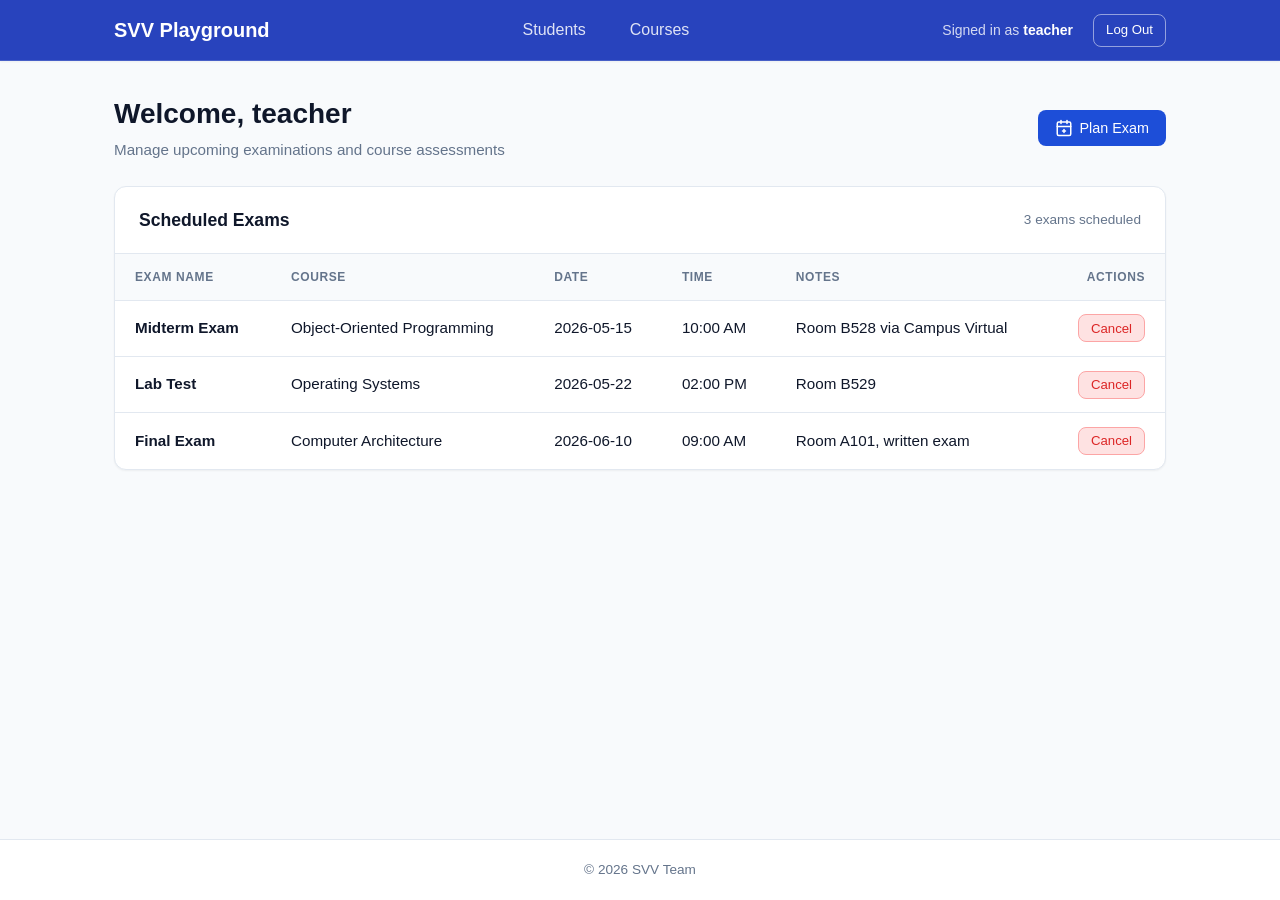
<file: teacher.html>
<!DOCTYPE html>
<html lang="en">
<head>
  <meta charset="UTF-8">
  <meta name="viewport" content="width=device-width, initial-scale=1.0">
  <title>Teacher Portal - Student Management</title>
  <link rel="stylesheet" href="css/style.css">
</head>
<body>
  <!-- Header / Navigation -->
  <header class="navbar">
    <div class="nav-container">
      <a href="index.html" class="nav-brand">
        <span>SVV Playground</span>
      </a>
      <ul class="nav-links">
        <li><a href="index.html">Students</a></li>
        <li><a href="courses.html">Courses</a></li>
      </ul>
      <div class="nav-auth">
        <span style="font-size: 0.875rem; color: var(--text-muted); margin-right: 0.5rem;">Signed in as <strong>teacher</strong></span>
        <a href="index.html" class="btn btn-outline btn-sm">Log Out</a>
      </div>
    </div>
  </header>

  <!-- Main Content -->
  <main class="main-container">
    <!-- Success Banner -->
    <div id="planSuccessBanner" class="success-banner">
      <div style="display: flex; align-items: center; gap: 0.5rem;">
        <svg width="20" height="20" viewBox="0 0 24 24" fill="none" stroke="currentColor" stroke-width="2" stroke-linecap="round" stroke-linejoin="round">
          <polyline points="20 6 9 17 4 12"></polyline>
        </svg>
        <span>Exam has been planned successfully.</span>
      </div>
      <button type="button" class="modal-close" style="font-size: 1.2rem;" onclick="dismissSuccessBanner()">&times;</button>
    </div>

    <!-- Cancel Notification Banner -->
    <div id="cancelNotificationBanner" class="success-banner" border-color: #fca5a5; color: var(--danger);">
      <div style="display: flex; align-items: center; gap: 0.5rem;">
        <svg width="20" height="20" viewBox="0 0 24 24" fill="none" stroke="currentColor" stroke-width="2" stroke-linecap="round" stroke-linejoin="round">
          <circle cx="12" cy="12" r="10"></circle>
          <line x1="12" y1="8" x2="12" y2="12"></line>
          <line x1="12" y1="16" x2="12.01" y2="16"></line>
        </svg>
        <span id="cancelNotificationText">Exam has been cancelled.</span>
      </div>
      <button type="button" class="modal-close" style="font-size: 1.2rem; color: var(--danger);" onclick="dismissCancelBanner()">&times;</button>
    </div>

    <div class="page-header">
      <div>
        <h1 class="page-title">Welcome, teacher</h1>
        <p class="page-subtitle">Manage upcoming examinations and course assessments</p>
      </div>
      <div>
        <button class="btn btn-primary" onclick="openExamPlannerModal()">
          <svg width="18" height="18" viewBox="0 0 24 24" fill="none" stroke="currentColor" stroke-width="2" stroke-linecap="round" stroke-linejoin="round" style="margin-right: 0.4rem;">
            <rect x="3" y="4" width="18" height="18" rx="2" ry="2"></rect>
            <line x1="16" y1="2" x2="16" y2="6"></line>
            <line x1="8" y1="2" x2="8" y2="6"></line>
            <line x1="3" y1="10" x2="21" y2="10"></line>
            <line x1="12" y1="14" x2="12" y2="18"></line>
            <line x1="10" y1="16" x2="14" y2="16"></line>
          </svg>
          Plan Exam
        </button>
      </div>
    </div>

    <div class="card">
      <div style="padding: 1.25rem 1.5rem; border-bottom: 1px solid var(--border); display: flex; justify-content: space-between; align-items: center;">
        <h3 style="font-size: 1.1rem; font-weight: 600;">Scheduled Exams</h3>
        <span style="font-size: 0.85rem; color: var(--text-muted);" id="examCountBadge">3 exams scheduled</span>
      </div>
      <div class="table-responsive">
        <table class="data-table">
          <thead>
            <tr>
              <th>Exam Name</th>
              <th>Course</th>
              <th>Date</th>
              <th>Time</th>
              <th>Notes</th>
              <th style="text-align: right;">Actions</th>
            </tr>
          </thead>
          <tbody id="examTableBody">
            <tr>
              <td><strong>Midterm Exam</strong></td>
              <td>Object-Oriented Programming</td>
              <td>2026-05-15</td>
              <td>10:00 AM</td>
              <td>Room B528 via Campus Virtual</td>
              <td style="text-align: right;">
                <button class="btn btn-danger btn-sm" onclick="promptCancelExam(this)">Cancel</button>
              </td>
            </tr>
            <tr>
              <td><strong>Lab Test</strong></td>
              <td>Operating Systems</td>
              <td>2026-05-22</td>
              <td>02:00 PM</td>
              <td>Room B529</td>
              <td style="text-align: right;">
                <button class="btn btn-danger btn-sm" onclick="promptCancelExam(this)">Cancel</button>
              </td>
            </tr>
            <tr>
              <td><strong>Final Exam</strong></td>
              <td>Computer Architecture</td>
              <td>2026-06-10</td>
              <td>09:00 AM</td>
              <td>Room A101, written exam</td>
              <td style="text-align: right;">
                <button class="btn btn-danger btn-sm" onclick="promptCancelExam(this)">Cancel</button>
              </td>
            </tr>
          </tbody>
        </table>
      </div>
    </div>
  </main>

  <!-- Multi-step Exam Planner Modal -->
  <div class="modal-backdrop" id="examModal">
    <div class="modal" style="max-width: 580px;">
      <div class="modal-header">
        <h3 class="modal-title">Plan New Exam</h3>
        <button type="button" class="modal-close" onclick="closeModal('examModal')">&times;</button>
      </div>

      <!-- Step Indicator -->
      <div style="padding: 1.25rem 1.5rem 0.5rem 1.5rem;">
        <div class="step-indicator">
          <div class="step-item active" id="stepIndicator1">
            <div class="step-circle">1</div>
            <div class="step-label">Basic Info</div>
          </div>
          <div class="step-item" id="stepIndicator2">
            <div class="step-circle">2</div>
            <div class="step-label">Schedule</div>
          </div>
          <div class="step-item" id="stepIndicator3">
            <div class="step-circle">3</div>
            <div class="step-label">Review</div>
          </div>
        </div>
      </div>

      <form id="examForm" onsubmit="handleExamSubmit(event)">
        <div class="modal-body" style="padding-top: 0.5rem;">
          <div id="stepError" class="error-message"></div>

          <!-- Step 1: Basic Info -->
          <div class="step-content active" id="step1">
            <div class="form-group">
              <label class="form-label" for="examName">Exam Name <span style="color: var(--danger);">*</span></label>
              <input type="text" id="examName" class="form-control" placeholder="e.g. Midterm Exam" required>
            </div>
            <div class="form-group">
              <label class="form-label" for="examCourse">Course <span style="color: var(--danger);">*</span></label>
              <select id="examCourse" class="form-control" required>
                <option value="">-- Select a Course --</option>
                <option value="Object-Oriented Programming">Object-Oriented Programming (AC)</option>
                <option value="Structuri de Date și Algoritmi">Structuri de Date și Algoritmi (AC)</option>
                <option value="Computer Architecture">Computer Architecture (AC)</option>
                <option value="Rețele de Calculatoare și Securitate">Rețele de Calculatoare și Securitate (AC)</option>
                <option value="Operating Systems">Operating Systems (AC)</option>
                <option value="Semnale și Sisteme">Semnale și Sisteme (ETC)</option>
                <option value="Digital Integrated Circuits">Digital Integrated Circuits (ETC)</option>
                <option value="Comunicații Digitale și Mobile">Comunicații Digitale și Mobile (ETC)</option>
                <option value="Digital Signal Processing">Digital Signal Processing (ETC)</option>
                <option value="Baze de Date Relaționale">Baze de Date Relaționale (CT)</option>
                <option value="Software Systems Engineering">Software Systems Engineering (CT)</option>
                <option value="Sisteme Încorporate și IoT">Sisteme Încorporate și IoT (CT)</option>
                <option value="Artificial Intelligence and Machine Learning">Artificial Intelligence and Machine Learning (CT)</option>
                <option value="Circuite Electrice și Măsurări">Circuite Electrice și Măsurări (EE)</option>
                <option value="Electric Machines and Drives">Electric Machines and Drives (EE)</option>
                <option value="Surse Regenerabile de Energie">Surse Regenerabile de Energie (EE)</option>
                <option value="Power Electronics">Power Electronics (EE)</option>
                <option value="Proiectare și Teoria Arhitecturii">Proiectare și Teoria Arhitecturii (ARH)</option>
                <option value="Urban Planning and Land Use">Urban Planning and Land Use (ARH)</option>
                <option value="Restaurarea și Conservarea Monumentelor">Restaurarea și Conservarea Monumentelor (ARH)</option>
                <option value="Organic Chemistry and Synthesis">Organic Chemistry and Synthesis (CHEM)</option>
                <option value="Ingineria Reacțiilor Chimice">Ingineria Reacțiilor Chimice (CHEM)</option>
                <option value="Biotechnologies and Environmental Protection">Biotechnologies and Environmental Protection (CHEM)</option>
              </select>
            </div>
          </div>

          <!-- Step 2: Schedule & Notes -->
          <div class="step-content" id="step2">
            <div class="form-row">
              <div class="form-group">
                <label class="form-label" for="examDate">Exam Date <span style="color: var(--danger);">*</span></label>
                <input type="date" id="examDate" class="form-control" required>
              </div>
              <div class="form-group">
                <label class="form-label" for="examTime">Exam Time <span style="color: var(--danger);">*</span></label>
                <input type="time" id="examTime" class="form-control" required>
              </div>
            </div>
            <div class="form-group">
              <label class="form-label" for="examNotes">Notes & Instructions</label>
              <textarea id="examNotes" class="form-control" rows="3" placeholder="Specify room, required materials, or special instructions..."></textarea>
            </div>
          </div>

          <!-- Step 3: Review -->
          <div class="step-content" id="step3">
            <p style="font-size: 0.9rem; color: var(--text-muted); margin-bottom: 1rem;">Please review the exam schedule details before final confirmation:</p>
            <div class="details-list">
              <div class="detail-item full-width">
                <div class="detail-label">Exam Name</div>
                <div class="detail-value" id="reviewExamName">-</div>
              </div>
              <div class="detail-item full-width">
                <div class="detail-label">Course</div>
                <div class="detail-value" id="reviewExamCourse">-</div>
              </div>
              <div class="detail-item">
                <div class="detail-label">Date</div>
                <div class="detail-value" id="reviewExamDate">-</div>
              </div>
              <div class="detail-item">
                <div class="detail-label">Time</div>
                <div class="detail-value" id="reviewExamTime">-</div>
              </div>
              <div class="detail-item full-width">
                <div class="detail-label">Notes</div>
                <div class="detail-value" id="reviewExamNotes" style="font-size: 0.9rem; font-weight: 400; color: var(--text-main);">-</div>
              </div>
            </div>
          </div>
        </div>

        <div class="modal-footer">
          <button type="button" class="btn btn-secondary" id="btnPrev" onclick="changeStep(-1)" style="display: none;">Previous</button>
          <button type="button" class="btn btn-primary" id="btnNext" onclick="changeStep(1)">Next</button>
          <button type="submit" class="btn btn-primary" id="btnSubmit" style="display: none;">Confirm & Plan Exam</button>
        </div>
      </form>
    </div>
  </div>

  <!-- Cancel Confirmation Modal -->
  <div class="modal-backdrop" id="cancelExamModal">
    <div class="modal" style="max-width: 460px;">
      <div class="modal-header">
        <h3 class="modal-title">Cancel Exam</h3>
        <button type="button" class="modal-close" onclick="closeModal('cancelExamModal')">&times;</button>
      </div>
      <div class="modal-body">
        <p style="font-size: 0.95rem; color: var(--text-main); margin-bottom: 0.75rem;">
          Are you sure you want to cancel the following exam?
        </p>
        <div class="detail-item full-width" style="margin-bottom: 0;">
          <div class="detail-label">Exam</div>
          <div class="detail-value" id="cancelExamName">-</div>
        </div>
        <p style="font-size: 0.875rem; color: var(--text-muted); margin-top: 1rem;">
          Type in the name of the exam below to proceed with the cancellation.
        </p>
        <input type="text" id="cancelExamTextBox" class="form-control" required>
      </div>
      <div class="modal-footer">
        <button type="button" class="btn btn-secondary" onclick="closeModal('cancelExamModal')">Keep Exam</button>
        <button type="button" class="btn btn-danger" onclick="confirmCancelExam()">Yes, Cancel Exam</button>
      </div>
    </div>
  </div>

  <footer>
    <p>&copy; 2026 SVV Team</p>
  </footer>

  <script src="js/app.js"></script>
  <script>
    let pendingCancelRow = null;

    function promptCancelExam(button) {
      pendingCancelRow = button.closest('tr');
      const examName = pendingCancelRow.querySelector('td:first-child strong');
      document.getElementById('cancelExamName').textContent = examName ? examName.textContent : 'this exam';
      document.getElementById('cancelExamTextBox').placeholder = 'Exam name';
      openModal('cancelExamModal');
    }

    function confirmCancelExam() {
      if (!pendingCancelRow) return;

      const examName = pendingCancelRow.querySelector('td:first-child strong');
      const name = examName ? examName.textContent : 'The exam';
      const textBoxContent = document.getElementById('cancelExamTextBox').value.trim();

      closeModal('cancelExamModal');

      if (textBoxContent === name) {
        pendingCancelRow.remove();
        pendingCancelRow = null;

        // Update count badge
        const tableBody = document.getElementById('examTableBody');
        const rowCount = tableBody.getElementsByTagName('tr').length;
        document.getElementById('examCountBadge').textContent = rowCount + ' exam' + (rowCount !== 1 ? 's' : '') + ' scheduled';

        // Show cancel notification
        document.getElementById('cancelNotificationText').textContent =
          '"' + name + '" has been cancelled and removed from the schedule.';
        const banner = document.getElementById('cancelNotificationBanner');
        banner.className = "success-banner";
        // Hide plan success banner if visible
        document.getElementById('planSuccessBanner').classList.remove('show');
        banner.classList.add('show');
        window.scrollTo({ top: 0, behavior: 'smooth' });
      } else {
        // Show cancel notification
        document.getElementById('cancelNotificationText').textContent =
          '"' + name + '" has not been deleted due to a confirmation failure.';
        const banner = document.getElementById('cancelNotificationBanner');
        banner.className = "danger-banner";
        // Hide plan success banner if visible
        document.getElementById('planSuccessBanner').classList.remove('show');
        banner.classList.add('show');
        window.scrollTo({ top: 0, behavior: 'smooth' });
      }
    }

    function dismissCancelBanner() {
      document.getElementById('cancelNotificationBanner').classList.remove('show');
    }

    let currentStep = 1;
    const totalSteps = 3;

    function openExamPlannerModal() {
      currentStep = 1;
      document.getElementById('examForm').reset();
      hideStepError();
      updateStepUI();
      openModal('examModal');
    }

    function showStepError(msg) {
      const el = document.getElementById('stepError');
      el.textContent = msg;
      el.classList.add('show');
    }

    function hideStepError() {
      const el = document.getElementById('stepError');
      el.classList.remove('show');
    }

    function changeStep(delta) {
      hideStepError();

      if (delta > 0) {
        // Validate current step
        if (currentStep === 1) {
          const name = document.getElementById('examName').value.trim();
          const course = document.getElementById('examCourse').value;
          if (!name) {
            showStepError('Please enter an exam name.');
            return;
          }
          if (!course) {
            showStepError('Please select a course.');
            return;
          }
        } else if (currentStep === 2) {
          const date = document.getElementById('examDate').value;
          const time = document.getElementById('examTime').value;
          if (!date) {
            showStepError('Please select an exam date.');
            return;
          }
          if (!time) {
            showStepError('Please select an exam time.');
            return;
          }

          // Populate step 3 review
          document.getElementById('reviewExamName').textContent = document.getElementById('examName').value.trim();
          document.getElementById('reviewExamCourse').textContent = document.getElementById('examCourse').value;
          document.getElementById('reviewExamDate').textContent = document.getElementById('examDate').value;
          document.getElementById('reviewExamTime').textContent = document.getElementById('examTime').value;
          const notes = document.getElementById('examNotes').value.trim();
          document.getElementById('reviewExamNotes').textContent = notes || 'No extra notes provided.';
        }
      }

      currentStep += delta;
      if (currentStep < 1) currentStep = 1;
      if (currentStep > totalSteps) currentStep = totalSteps;

      updateStepUI();
    }

    function updateStepUI() {
      for (let i = 1; i <= totalSteps; i++) {
        const content = document.getElementById('step' + i);
        const indicator = document.getElementById('stepIndicator' + i);
        if (i === currentStep) {
          content.classList.add('active');
          indicator.classList.add('active');
          indicator.classList.remove('completed');
        } else if (i < currentStep) {
          content.classList.remove('active');
          indicator.classList.remove('active');
          indicator.classList.add('completed');
        } else {
          content.classList.remove('active');
          indicator.classList.remove('active');
          indicator.classList.remove('completed');
        }
      }

      const btnPrev = document.getElementById('btnPrev');
      const btnNext = document.getElementById('btnNext');
      const btnSubmit = document.getElementById('btnSubmit');

      btnPrev.style.display = currentStep > 1 ? 'inline-flex' : 'none';
      if (currentStep === totalSteps) {
        btnNext.style.display = 'none';
        btnSubmit.style.display = 'inline-flex';
      } else {
        btnNext.style.display = 'inline-flex';
        btnSubmit.style.display = 'none';
      }
    }

    function handleExamSubmit(event) {
      event.preventDefault();

      const name = document.getElementById('examName').value.trim();
      const course = document.getElementById('examCourse').value;
      const date = document.getElementById('examDate').value;
      const time = document.getElementById('examTime').value;
      const notes = document.getElementById('examNotes').value.trim() || '—';

      // Append new row to table
      const tableBody = document.getElementById('examTableBody');
      const row = document.createElement('tr');
      row.innerHTML = `
        <td><strong>${escapeHTML(name)}</strong></td>
        <td>${escapeHTML(course)}</td>
        <td>${escapeHTML(date)}</td>
        <td>${escapeHTML(time)}</td>
        <td>${escapeHTML(notes)}</td>
        <td style="text-align: right;"><button class="btn btn-danger btn-sm" onclick="promptCancelExam(this)">Cancel</button></td>
      `;
      tableBody.insertBefore(row, tableBody.firstChild);

      // Update count
      const rowCount = tableBody.getElementsByTagName('tr').length;
      document.getElementById('examCountBadge').textContent = rowCount + ' exams scheduled';

      // Close modal and show success banner
      closeModal('examModal');
      const banner = document.getElementById('planSuccessBanner');
      banner.classList.add('show');
      window.scrollTo({ top: 0, behavior: 'smooth' });
    }

    function dismissSuccessBanner() {
      document.getElementById('planSuccessBanner').classList.remove('show');
    }

    function escapeHTML(str) {
      const div = document.createElement('div');
      div.innerText = str;
      return div.innerHTML;
    }
  </script>
</body>
</html>
</file>
<file: css/style.css>
:root {
  --primary: #1d4ed8;
  --primary-hover: #1e40af;
  --primary-light: #eff6ff;
  --secondary: #475569;
  --success: #16a34a;
  --success-bg: #dcfce7;
  --danger: #dc2626;
  --danger-bg: #fee2e2;
  --bg-color: #f8fafc;
  --card-bg: #ffffff;
  --text-main: #0f172a;
  --text-muted: #64748b;
  --border: #e2e8f0;
  --border-focus: #93c5fd;
  --shadow-sm: 0 1px 2px 0 rgb(0 0 0 / 0.05);
  --shadow-md: 0 4px 6px -1px rgb(0 0 0 / 0.1), 0 2px 4px -2px rgb(0 0 0 / 0.1);
  --shadow-lg: 0 10px 15px -3px rgb(0 0 0 / 0.1), 0 4px 6px -4px rgb(0 0 0 / 0.1);
  --radius: 8px;
  --radius-lg: 12px;
  --font-family: -apple-system, BlinkMacSystemFont, "Segoe UI", Roboto, "Helvetica Neue", Arial, sans-serif;
}

* {
  box-sizing: border-box;
  margin: 0;
  padding: 0;
}

body {
  font-family: var(--font-family);
  background-color: var(--bg-color);
  color: var(--text-main);
  line-height: 1.5;
  min-height: 100vh;
  display: flex;
  flex-direction: column;
}

/* Navbar */
.navbar {
  background-color: #2843bd;
  border-bottom: 1px solid rgba(255, 255, 255, 0.15);
  position: sticky;
  top: 0;
  z-index: 40;
  box-shadow: var(--shadow-sm);
}

.nav-container {
  max-width: 1100px;
  margin: 0 auto;
  padding: 0.85rem 1.5rem;
  display: flex;
  align-items: center;
  justify-content: space-between;
}

.nav-brand {
  display: flex;
  align-items: center;
  gap: 0.5rem;
  font-weight: 700;
  font-size: 1.25rem;
  color: #ffffff;
  text-decoration: none;
}

.nav-links {
  display: flex;
  align-items: center;
  gap: 1.25rem;
  list-style: none;
}

.nav-links a {
  text-decoration: none;
  color: rgba(255, 255, 255, 0.85);
  font-weight: 500;
  padding: 0.4rem 0.75rem;
  border-radius: var(--radius);
  transition: all 0.15s ease;
}

.nav-links a:hover,
.nav-links a.active {
  color: #ffffff;
  background-color: rgba(255, 255, 255, 0.15);
}

.nav-auth {
  display: flex;
  align-items: center;
  gap: 0.75rem;
}

.navbar .nav-auth span {
  color: rgba(255, 255, 255, 0.8) !important;
}

.navbar .nav-auth strong {
  color: #ffffff;
}

.navbar .btn-outline {
  color: #ffffff;
  border-color: rgba(255, 255, 255, 0.5);
}

.navbar .btn-outline:hover {
  background-color: rgba(255, 255, 255, 0.15);
  border-color: rgba(255, 255, 255, 0.8);
}

/* Container */
.main-container {
  max-width: 1100px;
  margin: 2rem auto;
  padding: 0 1.5rem;
  flex: 1;
  width: 100%;
}

/* Page Header & Actions */
.page-header {
  display: flex;
  justify-content: space-between;
  align-items: center;
  margin-bottom: 1.5rem;
  flex-wrap: wrap;
  gap: 1rem;
}

.page-title {
  font-size: 1.75rem;
  font-weight: 700;
  color: var(--text-main);
}

.page-subtitle {
  color: var(--text-muted);
  font-size: 0.95rem;
  margin-top: 0.25rem;
}

/* Search Bar */
.search-wrapper {
  position: relative;
  width: 100%;
  max-width: 320px;
}

.search-input {
  width: 100%;
  padding: 0.6rem 0.85rem;
  border: 1px solid var(--border);
  border-radius: var(--radius);
  font-size: 0.95rem;
  outline: none;
  background-color: #ffffff;
  transition: border-color 0.15s ease, box-shadow 0.15s ease;
}

.search-input:focus {
  border-color: var(--primary);
  box-shadow: 0 0 0 3px rgba(37, 99, 235, 0.15);
}

/* Card & Table */
.card {
  background: var(--card-bg);
  border: 1px solid var(--border);
  border-radius: var(--radius-lg);
  box-shadow: var(--shadow-sm);
  overflow: hidden;
}

.table-responsive {
  width: 100%;
  overflow-x: auto;
}

.data-table {
  width: 100%;
  border-collapse: collapse;
  text-align: left;
  font-size: 0.95rem;
}

.data-table th,
.data-table td {
  padding: 0.85rem 1.25rem;
  border-bottom: 1px solid var(--border);
}

.data-table th {
  background-color: #f8fafc;
  color: var(--text-muted);
  font-weight: 600;
  text-transform: uppercase;
  font-size: 0.75rem;
  letter-spacing: 0.05em;
}

.data-table tbody tr:hover {
  background-color: #f8fafc;
}

.data-table tbody tr:last-child td {
  border-bottom: none;
}

.empty-state {
  text-align: center;
  padding: 3rem 1.5rem;
  color: var(--text-muted);
}

/* Badges */
.badge {
  display: inline-block;
  padding: 0.25rem 0.6rem;
  font-size: 0.75rem;
  font-weight: 600;
  border-radius: 9999px;
  text-align: center;
}

.badge-ac { background-color: #dbeafe; color: #1e40af; }
.badge-etc { background-color: #e0e7ff; color: #3730a3; }
.badge-ct { background-color: #f3e8ff; color: #6b21a8; }
.badge-ee { background-color: #fef3c7; color: #92400e; }
.badge-arh { background-color: #ccfbf1; color: #115e59; }
.badge-chem { background-color: #ffe4e6; color: #9f1239; }

/* Buttons */
.btn {
  display: inline-flex;
  align-items: center;
  justify-content: center;
  font-weight: 500;
  font-size: 0.9rem;
  padding: 0.5rem 1rem;
  border-radius: var(--radius);
  border: 1px solid transparent;
  cursor: pointer;
  transition: all 0.15s ease;
  text-decoration: none;
  font-family: inherit;
}

.btn-sm {
  padding: 0.35rem 0.75rem;
  font-size: 0.825rem;
}

.btn-primary {
  background-color: var(--primary);
  color: #ffffff;
}

.btn-primary:hover {
  background-color: var(--primary-hover);
}

.btn-secondary {
  background-color: #f1f5f9;
  color: var(--secondary);
  border-color: var(--border);
}

.btn-secondary:hover {
  background-color: #e2e8f0;
}

.btn-outline {
  background-color: transparent;
  border-color: var(--border);
  color: var(--text-main);
}

.btn-outline:hover {
  background-color: #f8fafc;
  border-color: #cbd5e1;
}

.btn-danger {
  background-color: var(--danger-bg);
  color: var(--danger);
  border-color: #fca5a5;
}

.btn-danger:hover {
  background-color: #fecaca;
  border-color: var(--danger);
}

/* Modals */
.modal-backdrop {
  position: fixed;
  top: 0;
  left: 0;
  width: 100vw;
  height: 100vh;
  background-color: rgba(15, 23, 42, 0.5);
  backdrop-filter: blur(2px);
  display: flex;
  align-items: center;
  justify-content: center;
  z-index: 50;
  opacity: 0;
  visibility: hidden;
  transition: opacity 0.2s ease, visibility 0.2s ease;
  padding: 1rem;
}

.modal-backdrop.open {
  opacity: 1;
  visibility: visible;
}

.modal {
  background: var(--card-bg);
  border-radius: var(--radius-lg);
  width: 100%;
  max-width: 520px;
  box-shadow: var(--shadow-lg);
  overflow: hidden;
  transform: scale(0.95);
  transition: transform 0.2s ease;
}

.modal-backdrop.open .modal {
  transform: scale(1);
}

.modal-header {
  padding: 1.25rem 1.5rem;
  border-bottom: 1px solid var(--border);
  display: flex;
  justify-content: space-between;
  align-items: center;
}

.modal-title {
  font-size: 1.15rem;
  font-weight: 700;
  color: var(--text-main);
}

.modal-close {
  background: transparent;
  border: none;
  font-size: 1.5rem;
  line-height: 1;
  color: var(--text-muted);
  cursor: pointer;
  padding: 0.25rem;
}

.modal-close:hover {
  color: var(--text-main);
}

.modal-body {
  padding: 1.5rem;
}

.modal-footer {
  padding: 1rem 1.5rem;
  background-color: #f8fafc;
  border-top: 1px solid var(--border);
  display: flex;
  justify-content: flex-end;
  gap: 0.75rem;
}

/* Form Styles */
.form-group {
  margin-bottom: 1.15rem;
}

.form-label {
  display: block;
  font-size: 0.875rem;
  font-weight: 600;
  margin-bottom: 0.4rem;
  color: var(--text-main);
}

.form-control {
  width: 100%;
  padding: 0.6rem 0.85rem;
  font-size: 0.95rem;
  border: 1px solid var(--border);
  border-radius: var(--radius);
  background-color: #ffffff;
  outline: none;
  font-family: inherit;
  transition: border-color 0.15s ease;
}

.form-control:focus {
  border-color: var(--primary);
  box-shadow: 0 0 0 3px rgba(37, 99, 235, 0.15);
}

.form-row {
  display: flex;
  gap: 1rem;
}

.form-row .form-group {
  flex: 1;
}

.error-message {
  display: none;
  padding: 0.75rem 1rem;
  margin-bottom: 1rem;
  background-color: var(--danger-bg);
  border: 1px solid #fca5a5;
  color: var(--danger);
  border-radius: var(--radius);
  font-size: 0.875rem;
}

.error-message.show {
  display: block;
}

.success-banner {
  display: none;
  padding: 0.85rem 1.25rem;
  margin-bottom: 1.5rem;
  background-color: var(--success-bg);
  border: 1px solid #86efac;
  color: #15803d;
  border-radius: var(--radius);
  font-size: 0.95rem;
  font-weight: 500;
}

.success-banner.show {
  display: flex;
  align-items: center;
  justify-content: space-between;
}

.danger-banner {
  display: none;
  padding: 0.85rem 1.25rem;
  margin-bottom: 1.5rem;
  background-color: var(--danger-bg);
  border: 1px solid #ef8686;
  color: #801515;
  border-radius: var(--radius);
  font-size: 0.95rem;
  font-weight: 500;
}

.danger-banner.show {
  display: flex;
  align-items: center;
  justify-content: space-between;
}

/* Detail list in modal */
.details-list {
  display: grid;
  grid-template-columns: 1fr 1fr;
  gap: 1rem;
}

.detail-item {
  background-color: #f8fafc;
  padding: 0.85rem;
  border-radius: var(--radius);
  border: 1px solid var(--border);
}

.detail-item.full-width {
  grid-column: 1 / -1;
}

.detail-label {
  font-size: 0.75rem;
  text-transform: uppercase;
  color: var(--text-muted);
  font-weight: 600;
  margin-bottom: 0.25rem;
}

.detail-value {
  font-size: 1rem;
  font-weight: 600;
  color: var(--text-main);
}

/* Multi-step indicator */
.step-indicator {
  display: flex;
  justify-content: space-between;
  margin-bottom: 1.5rem;
  position: relative;
}

.step-indicator::before {
  content: '';
  position: absolute;
  top: 15px;
  left: 20px;
  right: 20px;
  height: 2px;
  background-color: var(--border);
  z-index: 1;
}

.step-item {
  position: relative;
  z-index: 2;
  text-align: center;
  flex: 1;
}

.step-circle {
  width: 32px;
  height: 32px;
  border-radius: 50%;
  background-color: #ffffff;
  border: 2px solid var(--border);
  display: inline-flex;
  align-items: center;
  justify-content: center;
  font-weight: 600;
  font-size: 0.85rem;
  color: var(--text-muted);
  margin-bottom: 0.35rem;
}

.step-item.active .step-circle {
  border-color: var(--primary);
  background-color: var(--primary);
  color: #ffffff;
}

.step-item.completed .step-circle {
  border-color: var(--success);
  background-color: var(--success);
  color: #ffffff;
}

.step-label {
  font-size: 0.75rem;
  color: var(--text-muted);
  font-weight: 500;
}

.step-item.active .step-label {
  color: var(--primary);
  font-weight: 700;
}

.step-content {
  display: none;
}

.step-content.active {
  display: block;
}

/* Footer */
footer {
  margin-top: auto;
  border-top: 1px solid var(--border);
  background-color: #ffffff;
  padding: 1.25rem 0;
  text-align: center;
  font-size: 0.85rem;
  color: var(--text-muted);
}
</file>
